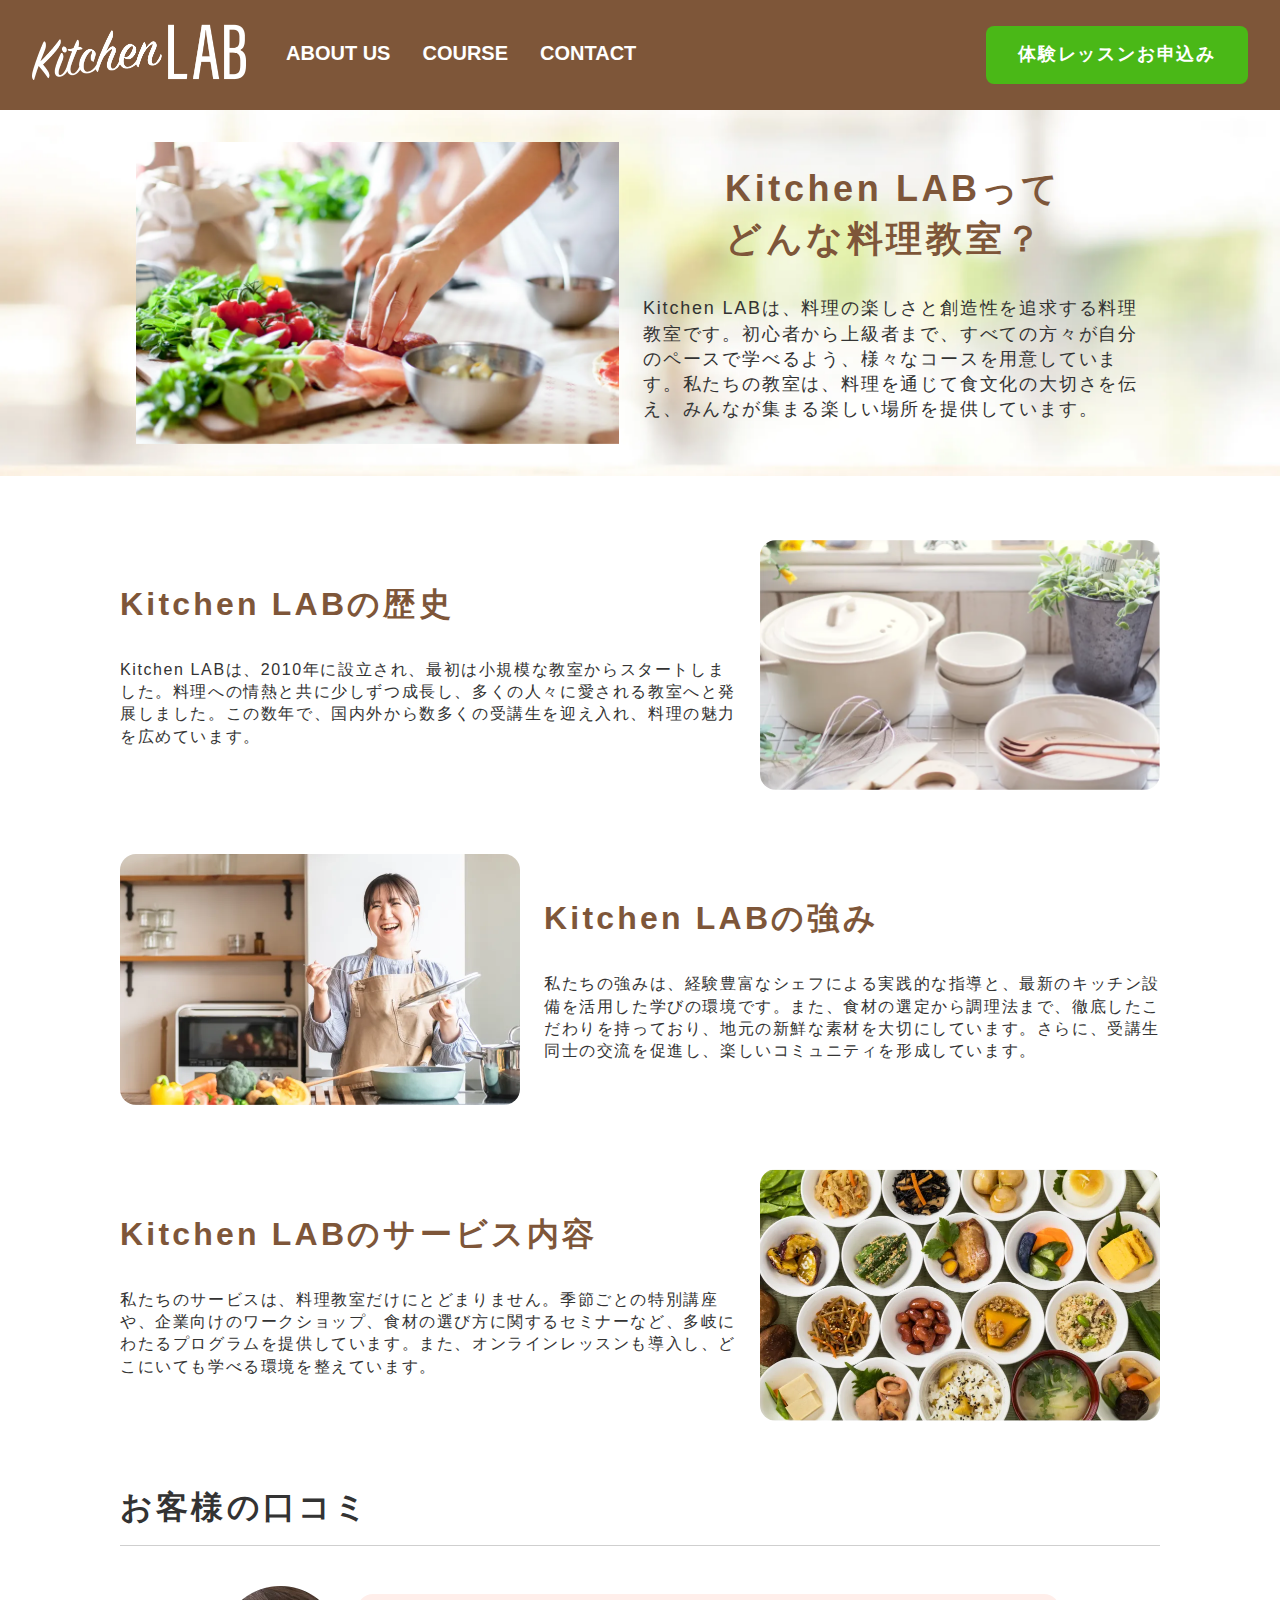
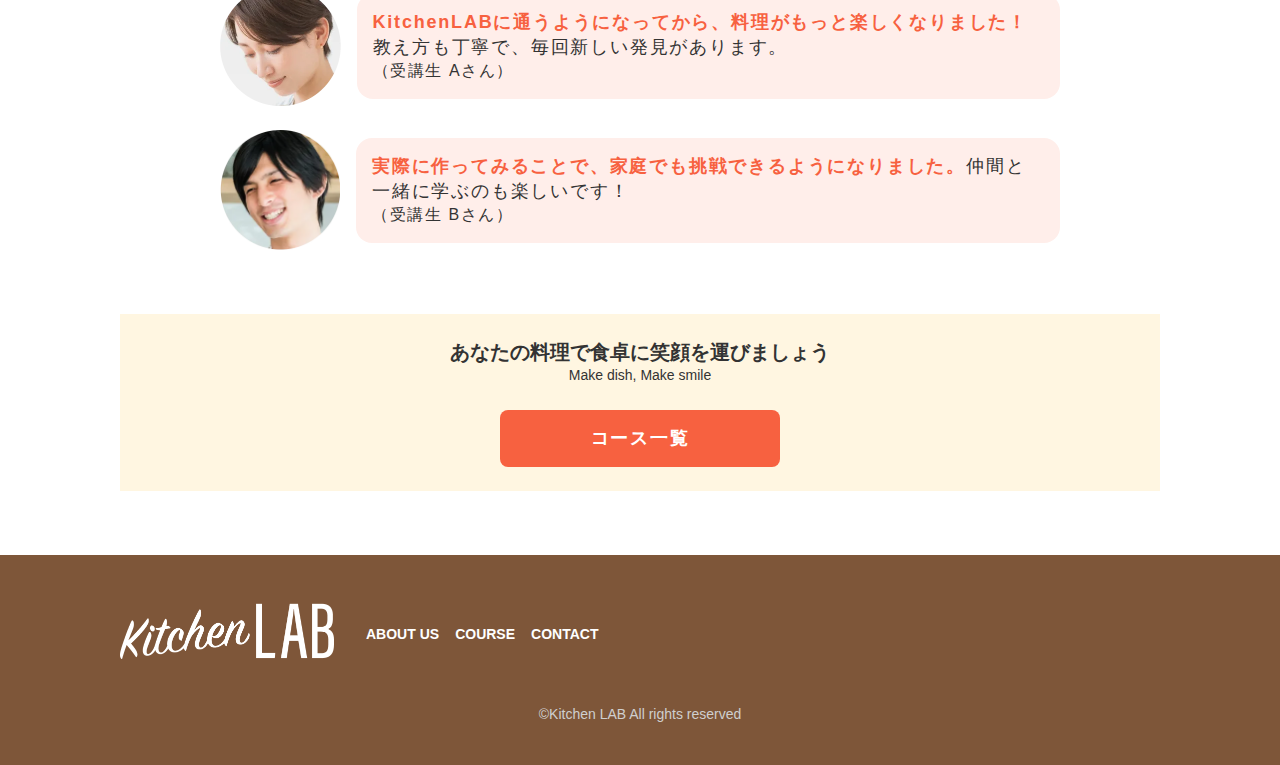
<file: about-us.html>
<!DOCTYPE html>
<html lang="ja">
  <head>
    <meta charset="UTF-8" />
    <meta name="viewport" content="width=device-width, initial-scale=1.0" />
    <title>私たちについて|Kitchen Lab</title>
    <link rel="stylesheet" href="reset.css" />
    <link rel="stylesheet" href="style.css" />
  </head>

  <body class="sub">
    <header>
      <div class="header-inner">
        <div class="header-menu">
          <a href="index.html">
            <img
              src="images/logo/logo_white.webp"
              alt="キッチンラボ"
              class="header-logo"
          /></a>
          <nav class="header-nav">
            <ul class="header-nav-list">
              <li>
                <a href="about-us.html" class="header-nav-text">ABOUT US</a>
              </li>
              <li><a href="course.html" class="header-nav-text">COURSE</a></li>
              <li>
                <a href="contact.html" class="header-nav-text">CONTACT</a>
              </li>
            </ul>
          </nav>
        </div>
        <a href="https://lin.ee/8rYRCmu" class="header-button">
          体験レッスンお申込み
        </a>
        <div class="hamburger-menu">
          <svg
            width="32"
            height="32"
            viewBox="0 0 32 32"
            fill="none"
            xmlns="http://www.w3.org/2000/svg"
            id="MenuIcon"
          >
            <g id="OpenIcon">
              <rect class="hm-line" x="4" y="8" width="24" height="3" />
              <rect class="hm-line" x="4" y="15" width="24" height="3" />
              <rect class="hm-line" x="4" y="22" width="24" height="3" />
            </g>
            <g style="display: none" id="CloseIcon">
              <rect
                class="hm-line"
                x="8.67"
                y="6.67"
                width="24"
                height="3"
                transform="rotate(45 8.67 6.67)"
                fill="#fff"
              />
              <rect
                class="hm-line"
                x="6.67"
                y="23.67"
                width="24"
                height="3"
                transform="rotate(-45 6.67 23.67)"
                fill="#fff"
              />
            </g>
          </svg>
        </div>
      </div>
      <div class="sp-nav">
        <nav class="sp-nav-menu">
          <ul class="sp-nav-list">
            <li>
              <a href="about-us.html" class="header-nav-text">ABOUT US</a>
            </li>
            <li><a href="course.html" class="header-nav-text">COURSE</a></li>
            <li><a href="contact.html" class="header-nav-text">CONTACT</a></li>
          </ul>
        </nav>

        <div class="sp-nav-btn">
          <a href="https://lin.ee/8rYRCmu" class="button-link line-link">
            <span>公式LINEから</span>体験レッスンお申込み
          </a>
          <a
            href="kitchen_lab.pdf"
            download="Kitchen Lab紹介資料.pdf"
            class="button-link information-link"
          >
            資料ダウンロード
          </a>
        </div>
      </div>
    </header>
    <main>
      <section class="about-mv">
        <div class="about-mv-inner">
          <div class="about-mv-content">
            <h1 class="about-mv-title">
              Kitchen LABって<br />どんな料理教室？
            </h1>
            <p>
              Kitchen
              LABは、料理の楽しさと創造性を追求する料理教室です。初心者から上級者まで、すべての方々が自分のペースで学べるよう、様々なコースを用意しています。私たちの教室は、料理を通じて食文化の大切さを伝え、みんなが集まる楽しい場所を提供しています。
            </p>
          </div>
          <img
            src="images/about/img_about01.webp"
            alt="料理教室でまな板の上でお肉を切っている写真"
          />
        </div>
      </section>

      <section class="about-content-inner">
        <div class="about-section container">
          <div class="about-history-content">
            <h2 class="about-content-title">Kitchen LABの歴史</h2>
            <p class="about-content-text">
              Kitchen
              LABは、2010年に設立され、最初は小規模な教室からスタートしました。料理への情熱と共に少しずつ成長し、多くの人々に愛される教室へと発展しました。この数年で、国内外から数多くの受講生を迎え入れ、料理の魅力を広めています。
            </p>
          </div>
          <img
            src="images/about/img_about02.webp"
            alt="鍋や食器や調理器具が並んでいる写真"
          />
        </div>
        <div class="about-section about-section-reverse container">
          <div class="about-value-content">
            <h2 class="about-content-title">Kitchen LABの強み</h2>
            <p class="about-content-text">
              私たちの強みは、経験豊富なシェフによる実践的な指導と、最新のキッチン設備を活用した学びの環境です。また、食材の選定から調理法まで、徹底したこだわりを持っており、地元の新鮮な素材を大切にしています。さらに、受講生同士の交流を促進し、楽しいコミュニティを形成しています。
            </p>
          </div>
          <img
            src="images/about/img_about03.webp"
            alt="女性が味見して喜んでいる写真"
          />
        </div>
        <div class="about-section container">
          <div class="about-service-content">
            <h2 class="about-content-title">Kitchen LABのサービス内容</h2>
            <p class="about-content-text">
              私たちのサービスは、料理教室だけにとどまりません。季節ごとの特別講座や、企業向けのワークショップ、食材の選び方に関するセミナーなど、多岐にわたるプログラムを提供しています。また、オンラインレッスンも導入し、どこにいても学べる環境を整えています。
            </p>
          </div>
          <img
            src="images/about/img_about04.webp"
            alt="小鉢に盛り付けられた複数の家庭料理の写真"
          />
        </div>
      </section>
      <section class="about-review-inner container">
        <h2 class="about-review-title">お客様の口コミ</h2>
        <div class="about-review-content-wrap">
          <div class="about-review-content">
            <img
              src="images/about/img_kuchikomi01.webp"
              alt="受講生Aさん女性の下を向き微笑んでいる顔の写真"
              class="about-review-img"
            />
            <div class="about-review-wrap">
              <p class="about-review-text">
                <span
                  >KitchenLABに通うようになってから、料理がもっと楽しくなりました！</span
                >教え方も丁寧で、毎回新しい発見があります。
              </p>
              <p class="about-review-name">（受講生 Aさん）</p>
            </div>
          </div>
          <div class="about-review-content">
            <img
              src="images/about/img_kuchikomi02.webp"
              alt="受講生Ｂさん男性の笑顔の顔写真"
              class="about-review-img"
            />
            <div class="about-review-wrap">
              <p class="about-review-text">
                <span
                  >実際に作ってみることで、家庭でも挑戦できるようになりました。</span
                >仲間と一緒に学ぶのも楽しいです！
              </p>
              <p class="about-review-name">（受講生 Bさん）</p>
            </div>
          </div>
        </div>
      </section>

      <section class="common-apply">
        <div class="common-apply-inner">
          <div class="common-apply-messages">
            <p>
              あなたの料理で食卓に<br
                class="messages-br-sp"
              />笑顔を運びましょう
            </p>
            <p>Make dish, Make smile</p>
          </div>
          <div class="cta-button">
            <a
              href="course.html"
              class="button-link information-link about-cta-btn"
              >コース一覧</a
            >
          </div>
        </div>
      </section>
    </main>
    <footer>
      <div class="footer-menu container">
        <a href="index.html">
          <img
            src="images/logo/logo_white.webp"
            alt="キッチンラボのロゴ"
            class="footer-logo"
        /></a>
        <nav class="footer-nav">
          <ul class="footer-nav-list">
            <li>
              <a href="about-us.html" class="footer-nav-text">ABOUT US</a>
            </li>
            <li><a href="course.html" class="footer-nav-text">COURSE</a></li>
            <li><a href="contact.html" class="footer-nav-text">CONTACT</a></li>
          </ul>
        </nav>
      </div>
      <p class="copy">&copy;Kitchen LAB All rights reserved</p>
    </footer>
    <script
      src="https://code.jquery.com/jquery-3.7.0.min.js"
      integrity="sha256-2Pmvv0kuTBOenSvLm6bvfBSSHrUJ+3A7x6P5Ebd07/g="
      crossorigin="anonymous"
    ></script>
    <script src="menu.js"></script>
  </body>
</html>
</file>
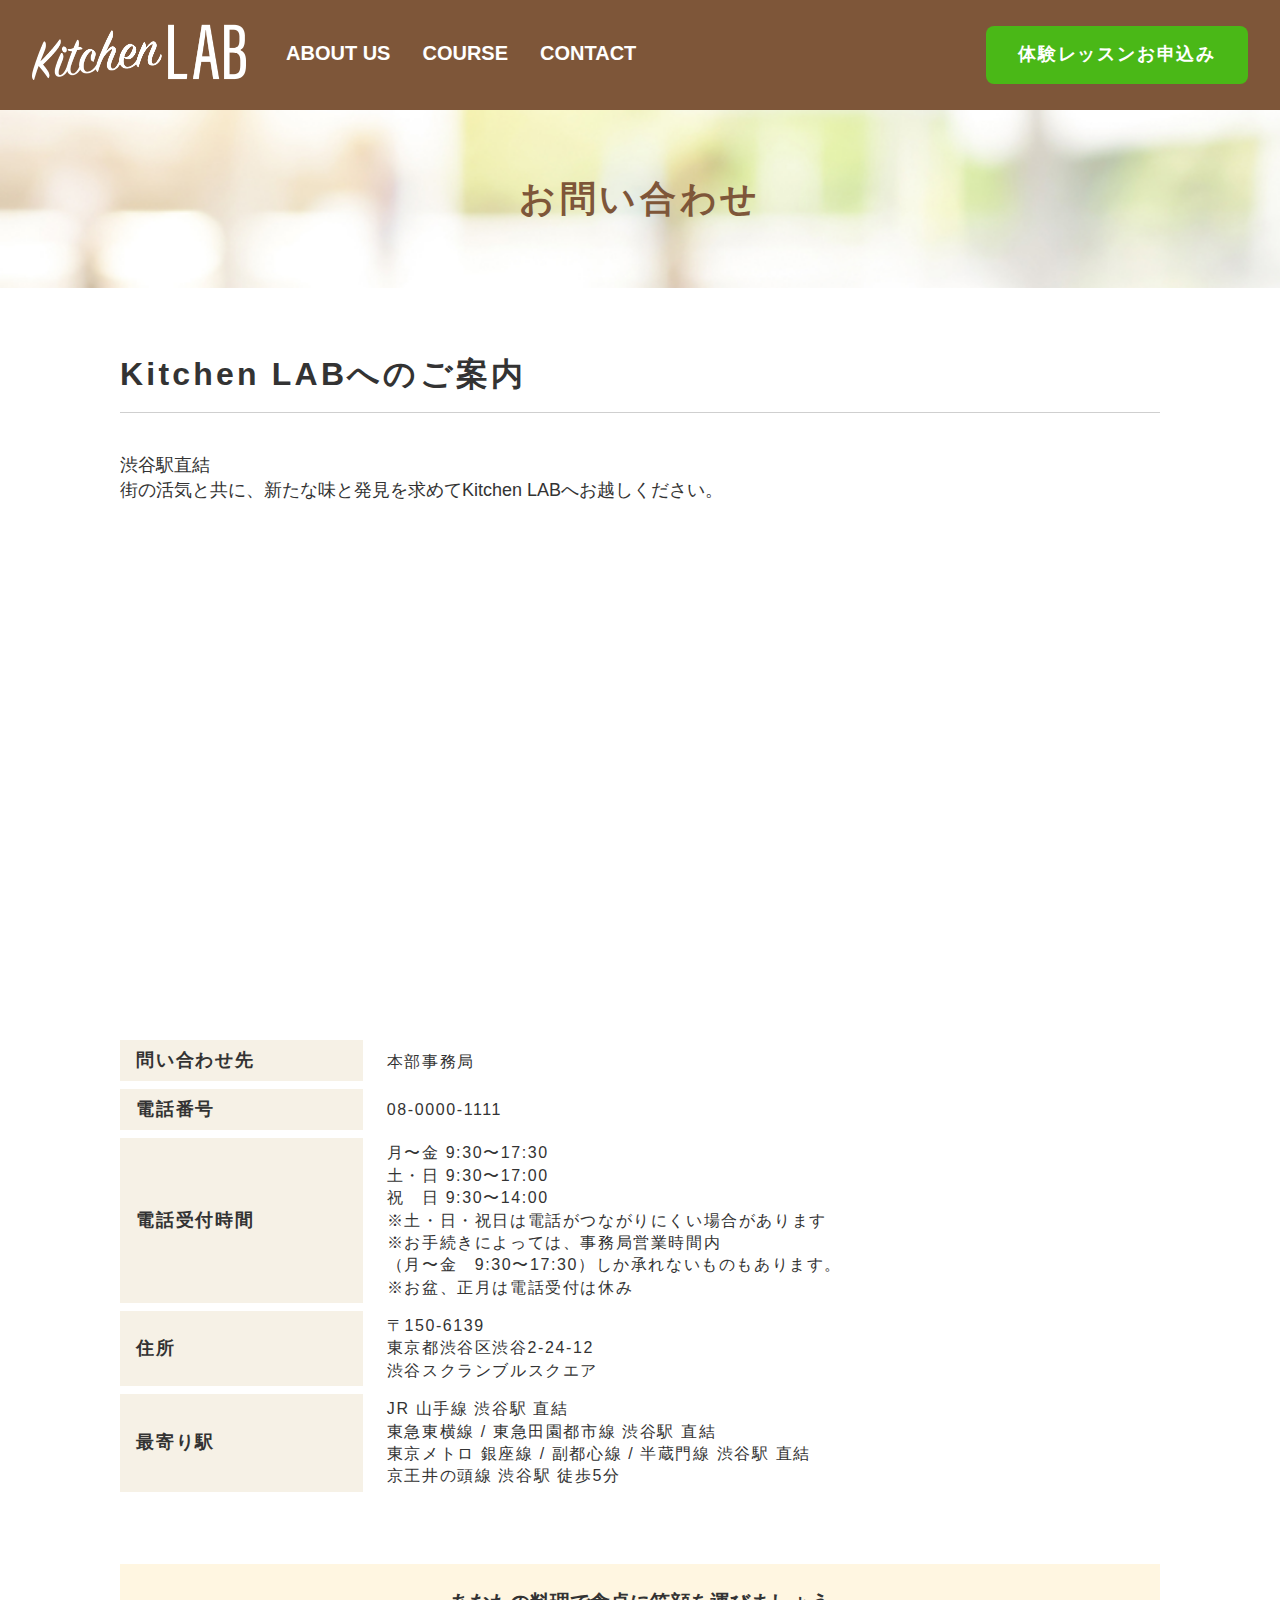
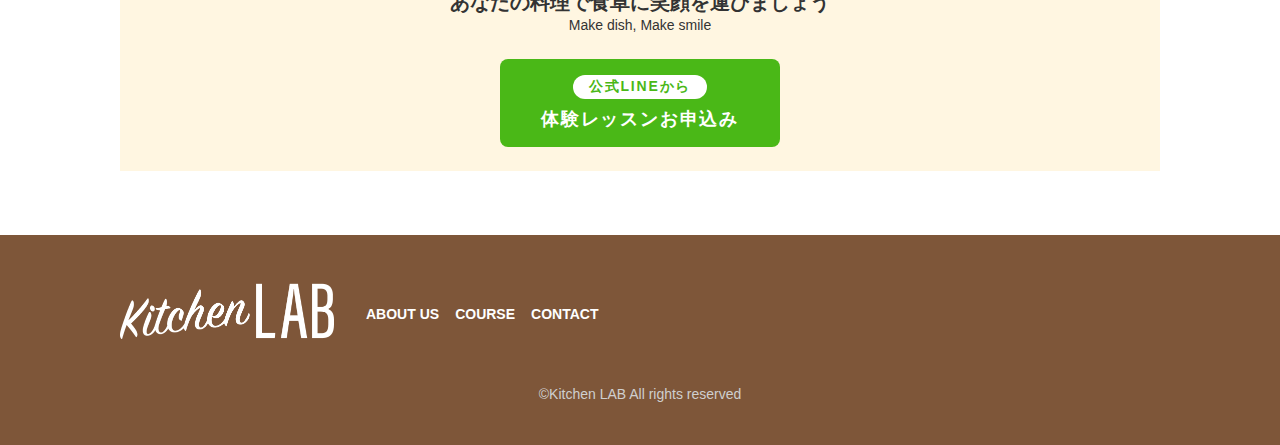
<file: contact.html>
<!DOCTYPE html>
<html lang="ja">
  <head>
    <meta charset="UTF-8" />
    <meta name="viewport" content="width=device-width, initial-scale=1.0" />
    <title>ご案内|Kitchen Lab</title>
    <link rel="stylesheet" href="reset.css" />
    <link rel="stylesheet" href="style.css" />
  </head>

  <body class="sub">
    <header>
      <div class="header-inner">
        <div class="header-menu">
          <a href="index.html">
            <img
              src="images/logo/logo_white.webp"
              alt="キッチンラボのロゴ"
              class="header-logo"
          /></a>
          <nav class="header-nav">
            <ul class="header-nav-list">
              <li>
                <a href="about-us.html" class="header-nav-text">ABOUT US</a>
              </li>
              <li>
                <a href="course.html" class="header-nav-text">COURSE</a>
              </li>
              <li>
                <a href="contact.html" class="header-nav-text">CONTACT</a>
              </li>
            </ul>
          </nav>
        </div>
        <a href="https://lin.ee/8rYRCmu" class="header-button">
          体験レッスンお申込み
        </a>
        <div class="hamburger-menu">
          <svg
            width="32"
            height="32"
            viewBox="0 0 32 32"
            fill="none"
            xmlns="http://www.w3.org/2000/svg"
            id="MenuIcon"
          >
            <g id="OpenIcon">
              <rect class="hm-line" x="4" y="8" width="24" height="3" />
              <rect class="hm-line" x="4" y="15" width="24" height="3" />
              <rect class="hm-line" x="4" y="22" width="24" height="3" />
            </g>
            <g style="display: none" id="CloseIcon">
              <rect
                class="hm-line"
                x="8.67"
                y="6.67"
                width="24"
                height="3"
                transform="rotate(45 8.67 6.67)"
                fill="#fff"
              />
              <rect
                class="hm-line"
                x="6.67"
                y="23.67"
                width="24"
                height="3"
                transform="rotate(-45 6.67 23.67)"
                fill="#fff"
              />
            </g>
          </svg>
        </div>
      </div>
      <div class="sp-nav">
        <nav class="sp-nav-menu">
          <ul class="sp-nav-list">
            <li>
              <a href="about-us.html" class="header-nav-text">ABOUT US</a>
            </li>
            <li><a href="course.html" class="header-nav-text">COURSE</a></li>
            <li><a href="contact.html" class="header-nav-text">CONTACT</a></li>
          </ul>
        </nav>

        <div class="sp-nav-btn">
          <a href="https://lin.ee/8rYRCmu" class="button-link line-link">
            <span>公式LINEから</span>体験レッスンお申込み
          </a>
          <a
            href="kitchen_lab.pdf"
            download="Kitchen Lab紹介資料.pdf"
            class="button-link information-link"
          >
            資料ダウンロード
          </a>
        </div>
      </div>
    </header>

    <main>
      <div class="page-title">
        <h1>お問い合わせ</h1>
      </div>
      <section class="contact-info container">
        <h2 class="content-title-under-line">
          Kitchen LABへの<br class="br-sp" />ご案内
        </h2>
        <p>
          渋谷駅直結<br />街の活気と共に、新たな味と発見を求めてKitchen
          LABへお越しください。
        </p>
        <div class="contact-info-map">
          <iframe
            title="Kitchen LABの地図"
            src="https://www.google.com/maps/embed?pb=!1m18!1m12!1m3!1d3241.618205964837!2d139.6980776!3d35.661777099999995!2m3!1f0!2f0!3f0!3m2!1i1024!2i768!4f13.1!3m3!1m2!1s0x60188b4805acc25f%3A0x394ca58248616e68!2z44OL44Ol44O85riL6LC344Kz44O844Od44Op44K5!5e0!3m2!1sja!2sjp!4v1751250669313!5m2!1sja!2sjp"
            style="border: 0"
            allowfullscreen=""
            loading="lazy"
            referrerpolicy="no-referrer-when-downgrade"
          ></iframe>
        </div>
      </section>

      <section class="company-info container">
        <table class="company-table">
          <tr>
            <th class="info-label">問い合わせ先</th>
            <td class="info-detail">本部事務局</td>
          </tr>

          <tr>
            <th class="info-label">電話番号</th>
            <td class="info-detail">08-0000-1111</td>
          </tr>

          <tr>
            <th class="info-label">電話受付時間</th>
            <td class="info-detail">
              <span>
                月〜金 9:30〜17:30<br />
                土・日 9:30〜17:00<br />
                祝　日 9:30〜14:00<br />
              </span>
              ※土・日・祝日は電話がつながりにくい場合があります<br />
              ※お手続きによっては、事務局営業時間内<br />（月〜金　9:30〜17:30）しか承れないものもあります。<br />
              ※お盆、正月は電話受付は休み
            </td>
          </tr>

          <tr>
            <th class="info-label">住所</th>
            <td class="info-detail">
              〒150-6139<br />東京都渋谷区渋谷<br
                class="br-sp"
              />2-24-12<br />渋谷スクランブルスクエア
            </td>
          </tr>

          <tr>
            <th class="info-label">最寄り駅</th>
            <td class="info-detail">
              <span>JR 山手線 渋谷駅 直結</span><br />
              東急東横線 / 東急田園都市線 渋谷駅 直結<br />
              東京メトロ 銀座線 / 副都心線 / 半蔵門線 渋谷駅 直結<br />
              京王井の頭線 渋谷駅 徒歩5分
            </td>
          </tr>
        </table>
      </section>
      <section class="common-apply">
        <div class="common-apply-inner">
          <div class="common-apply-messages">
            <p>
              あなたの料理で食卓に<br
                class="messages-br-sp"
              />笑顔を運びましょう
            </p>
            <p>Make dish, Make smile</p>
          </div>
          <a
            href="https://lin.ee/8rYRCmu"
            class="button-link line-link contact-cta-btn"
          >
            <span>公式LINEから</span>体験レッスンお申込み
          </a>
        </div>
      </section>
    </main>

    <footer>
      <div class="footer-menu container">
        <a href="index.html">
          <img
            src="images/logo/logo_white.webp"
            alt="キッチンラボのロゴ"
            class="footer-logo"
        /></a>
        <nav class="footer-nav">
          <ul class="footer-nav-list">
            <li>
              <a href="about-us.html" class="footer-nav-text">ABOUT US</a>
            </li>
            <li><a href="course.html" class="footer-nav-text">COURSE</a></li>
            <li><a href="contact.html" class="footer-nav-text">CONTACT</a></li>
          </ul>
        </nav>
      </div>
      <p class="copy">&copy;Kitchen LAB All rights reserved</p>
    </footer>
    <script
      src="https://code.jquery.com/jquery-3.7.0.min.js"
      integrity="sha256-2Pmvv0kuTBOenSvLm6bvfBSSHrUJ+3A7x6P5Ebd07/g="
      crossorigin="anonymous"
    ></script>
    <script src="menu.js"></script>
  </body>
</html>
</file>
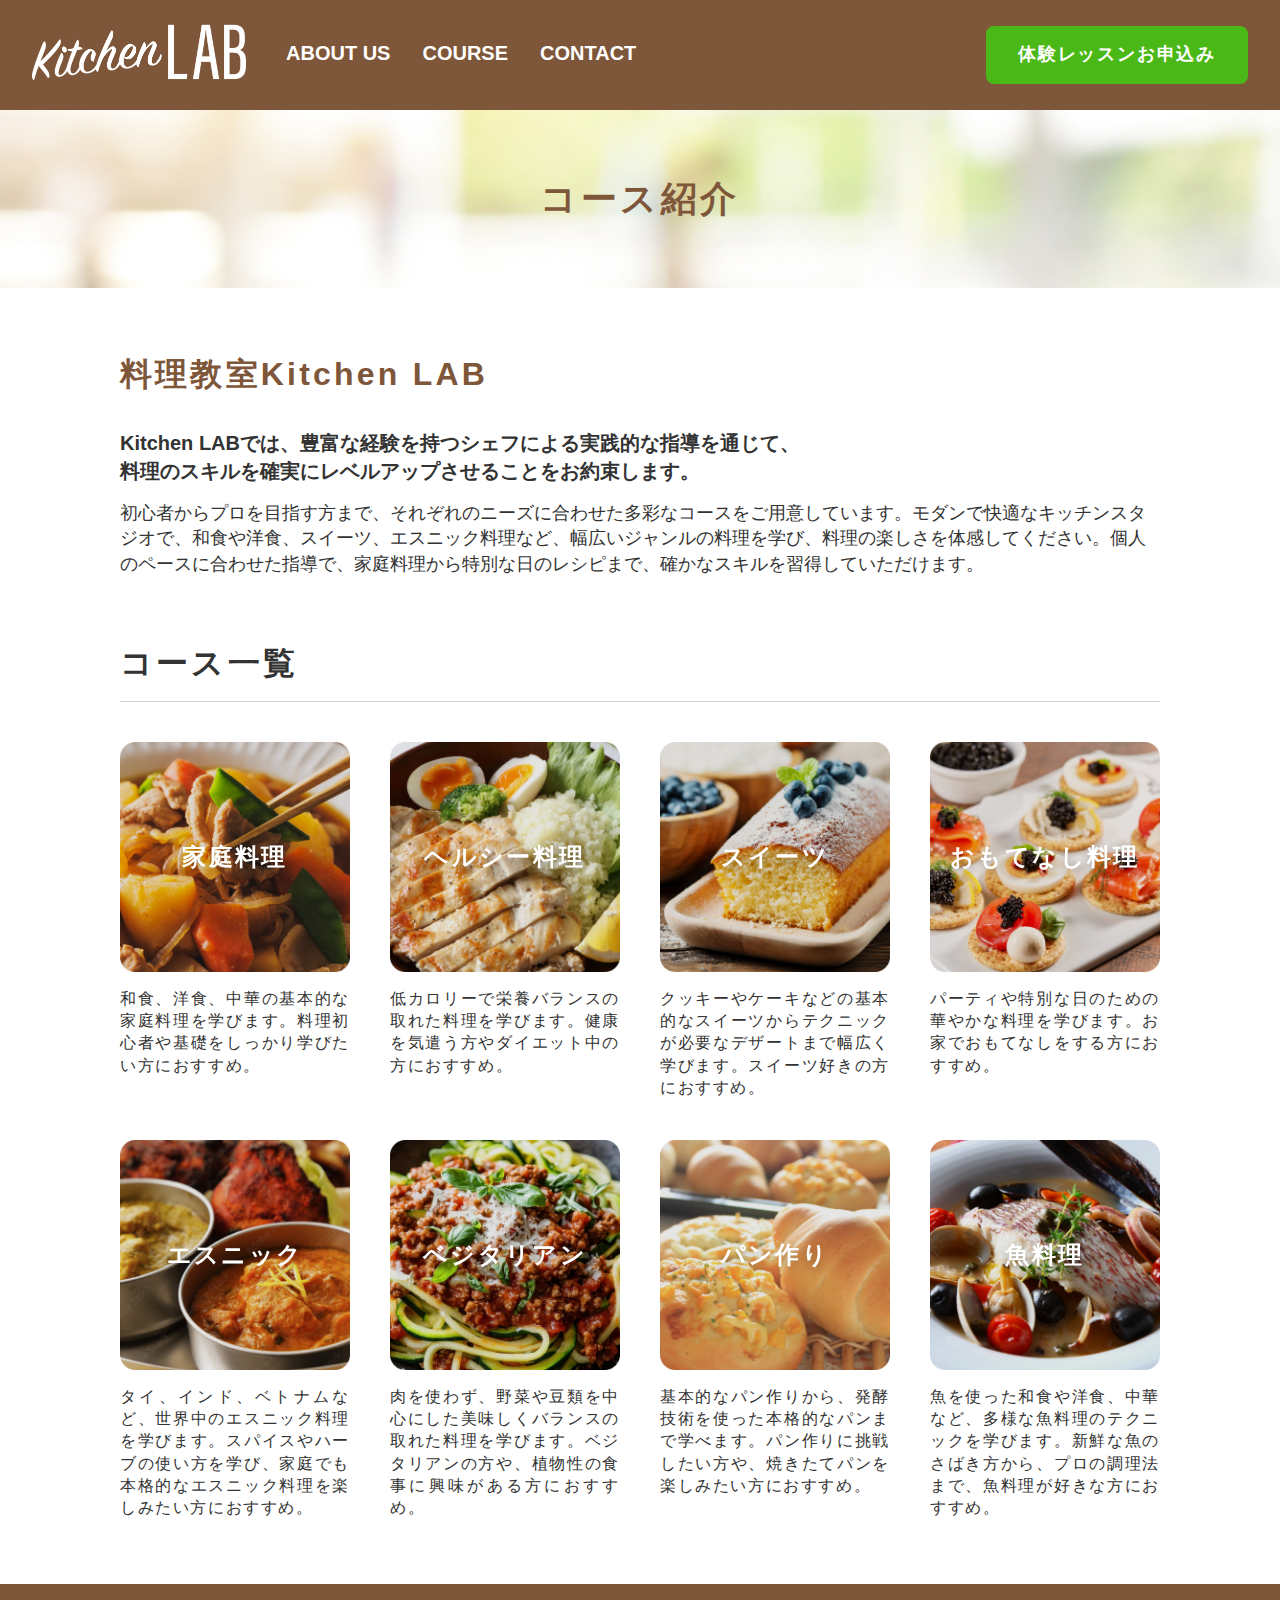
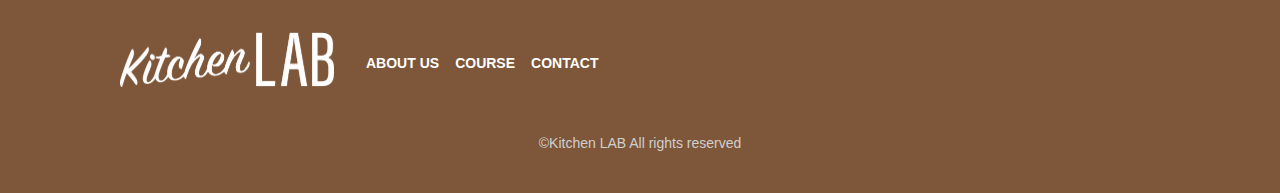
<file: course.html>
<!DOCTYPE html>
<html lang="ja">
  <head>
    <meta charset="UTF-8" />
    <meta name="viewport" content="width=device-width, initial-scale=1.0" />
    <title>コース紹介|Kitchen Lab</title>
    <link rel="stylesheet" href="reset.css" />
    <link rel="stylesheet" href="style.css" />
  </head>

  <body class="sub">
    <header>
      <div class="header-inner">
        <div class="header-menu">
          <a href="index.html">
            <img
              src="images/logo/logo_white.webp"
              alt="キッチンラボのロゴ"
              class="header-logo"
          /></a>
          <nav class="header-nav">
            <ul class="header-nav-list">
              <li>
                <a href="about-us.html" class="header-nav-text">ABOUT US</a>
              </li>
              <li><a href="course.html" class="header-nav-text">COURSE</a></li>
              <li>
                <a href="contact.html" class="header-nav-text">CONTACT</a>
              </li>
            </ul>
          </nav>
        </div>
        <a href="https://lin.ee/8rYRCmu" class="header-button">
          体験レッスンお申込み
        </a>
        <div class="hamburger-menu">
          <svg
            width="32"
            height="32"
            viewBox="0 0 32 32"
            fill="none"
            xmlns="http://www.w3.org/2000/svg"
            id="MenuIcon"
          >
            <g id="OpenIcon">
              <rect class="hm-line" x="4" y="8" width="24" height="3" />
              <rect class="hm-line" x="4" y="15" width="24" height="3" />
              <rect class="hm-line" x="4" y="22" width="24" height="3" />
            </g>
            <g style="display: none" id="CloseIcon">
              <rect
                class="hm-line"
                x="8.67"
                y="6.67"
                width="24"
                height="3"
                transform="rotate(45 8.67 6.67)"
                fill="#fff"
              />
              <rect
                class="hm-line"
                x="6.67"
                y="23.67"
                width="24"
                height="3"
                transform="rotate(-45 6.67 23.67)"
                fill="#fff"
              />
            </g>
          </svg>
        </div>
      </div>
      <div class="sp-nav">
        <nav class="sp-nav-menu">
          <ul class="sp-nav-list">
            <li>
              <a href="about-us.html" class="header-nav-text">ABOUT US</a>
            </li>
            <li><a href="course.html" class="header-nav-text">COURSE</a></li>
            <li><a href="contact.html" class="header-nav-text">CONTACT</a></li>
          </ul>
        </nav>

        <div class="sp-nav-btn">
          <a href="https://lin.ee/8rYRCmu" class="button-link line-link">
            <span>公式LINEから</span>体験レッスンお申込み
          </a>
          <a
            href="kitchen_lab.pdf"
            download="Kitchen Lab紹介資料.pdf"
            class="button-link information-link"
          >
            資料ダウンロード
          </a>
        </div>
      </div>
    </header>

    <main>
      <div class="page-title">
        <h1>コース紹介</h1>
      </div>
      <section class="course-introduction container">
        <h2>料理教室Kitchen LAB</h2>
        <p class="course-introduction-lead">
          Kitchen LABでは、豊富な経験を持つシェフによる実践的な指導を通じて、<br />料理のスキルを確実にレベルアップさせることをお約束します。
        </p>
        <p class="course-introduction-text">
          初心者からプロを目指す方まで、それぞれのニーズに合わせた多彩なコースをご用意しています。モダンで快適なキッチンスタジオで、和食や洋食、スイーツ、エスニック料理など、幅広いジャンルの料理を学び、料理の楽しさを体感してください。個人のペースに合わせた指導で、家庭料理から特別な日のレシピまで、確かなスキルを習得していただけます。
        </p>
      </section>
      <section class="courses-wrap container">
        <h2 class="content-title-under-line">コース一覧</h2>
        <div class="courses">
          <div class="course">
            <div class="name course1">
              <div>家庭料理</div>
            </div>
            <p>
              和食、洋食、中華の基本的な家庭料理を学びます。料理初心者や基礎をしっかり学びたい方におすすめ。
            </p>
          </div>
          <div class="course">
            <div class="name course2">
              <div>ヘルシー料理</div>
            </div>
            <p>
              低カロリーで栄養バランスの取れた料理を学びます。健康を気遣う方やダイエット中の方におすすめ。
            </p>
          </div>
          <div class="course">
            <div class="name course3">
              <div>スイーツ</div>
            </div>
            <p>
              クッキーやケーキなどの基本的なスイーツからテクニックが必要なデザートまで幅広く学びます。スイーツ好きの方におすすめ。
            </p>
          </div>
          <div class="course">
            <div class="name course4">
              <div>おもてなし料理</div>
            </div>
            <p>
              パーティや特別な日のための華やかな料理を学びます。お家でおもてなしをする方におすすめ。
            </p>
          </div>
          <div class="course">
            <div class="name course5">
              <div>エスニック</div>
            </div>
            <p>
              タイ、インド、ベトナムなど、世界中のエスニック料理を学びます。スパイスやハーブの使い方を学び、家庭でも本格的なエスニック料理を楽しみたい方におすすめ。
            </p>
          </div>
          <div class="course">
            <div class="name course6">
              <div>ベジタリアン</div>
            </div>
            <p>
              肉を使わず、野菜や豆類を中心にした美味しくバランスの取れた料理を学びます。ベジタリアンの方や、植物性の食事に興味がある方におすすめ。
            </p>
          </div>
          <div class="course">
            <div class="name course7">
              <div>パン作り</div>
            </div>
            <p>
              基本的なパン作りから、発酵技術を使った本格的なパンまで学べます。パン作りに挑戦したい方や、焼きたてパンを楽しみたい方におすすめ。
            </p>
          </div>
          <div class="course">
            <div class="name course8">
              <div>魚料理</div>
            </div>
            <p>
              魚を使った和食や洋食、中華など、多様な魚料理のテクニックを学びます。新鮮な魚のさばき方から、プロの調理法まで、魚料理が好きな方におすすめ。
            </p>
          </div>
        </div>
      </section>
    </main>
    <footer>
      <div class="footer-menu container">
        <a href="index.html">
          <img
            src="images/logo/logo_white.webp"
            alt="キッチンラボのロゴ"
            class="footer-logo"
        /></a>
        <nav class="footer-nav">
          <ul class="footer-nav-list">
            <li>
              <a href="about-us.html" class="footer-nav-text">ABOUT US</a>
            </li>
            <li><a href="course.html" class="footer-nav-text">COURSE</a></li>
            <li><a href="contact.html" class="footer-nav-text">CONTACT</a></li>
          </ul>
        </nav>
      </div>
      <p class="copy">&copy;Kitchen LAB All rights reserved</p>
    </footer>
    <script
      src="https://code.jquery.com/jquery-3.7.0.min.js"
      integrity="sha256-2Pmvv0kuTBOenSvLm6bvfBSSHrUJ+3A7x6P5Ebd07/g="
      crossorigin="anonymous"
    ></script>
    <script src="menu.js"></script>
  </body>
</html>
</file>
<file: style.css>
@charset "UTF-8";
/*　ボディー　*/

body {
  font-family: "Hiragino Kaku Gothic ProN", Meiryo, sans-serif;
  line-height: 1.4;
  letter-spacing: 0;
  color: #333333;
  font-weight: normal;
  background-color: #fff;
}

/*　共通 　*/

.container {
  max-inline-size: 1072px;
  padding-inline: 16px;
  margin-inline: auto;
}

/* ボタン　コンポーネント　*/

.button-link {
  width: 280px;
  height: 88px;
  border-radius: 8px;
  color: #fff;
  font-size: 18px;
  font-weight: bold;
  letter-spacing: 0.1em;
  display: flex;
  flex-direction: column;
  justify-content: center;
  align-items: center;
  margin-inline: auto;
}

/*　体験レッスン　グリーン　*/

.line-link {
  background-color: #4ab817;
  display: flex;
  flex-direction: column;
  align-items: center;
  gap: 8px;
}

.line-link span {
  background-color: #fff;
  border-radius: 16px;
  color: #4ab817;
  font-size: 14px;
  font-weight: bold;
  padding-block: 2px;
  padding-inline: 16px;
}

/*　資料ダウンロード　オレンジ　*/

.information-link {
  background-color: #f76140;
}

/* ----------------------------------------------------------
  ヘッダー
---------------------------------------------------------- */

header {
  max-inline-size: 100%;
  position: sticky;
  top: 0;
  z-index: 200;
}

.top header {
  background-color: #e9d7c5;
}

.sub header {
  background-color: #7e5639;
}

.header-inner {
  display: flex;
  justify-content: space-between;
  align-items: center;
  padding-block: 24px;
  padding-inline: 32px;
}

.header-menu {
  display: flex;
  justify-content: space-between;
  align-items: center;
}

.header-logo {
  width: 214px;
}

.header-nav {
  padding-inline-start: 40px;
}

.header-nav-list {
  display: flex;
  gap: 32px;
}

.header-nav-text {
  color: #fff;
  font-size: 20px;
  font-weight: bold;
  line-height: 1;
}

.top .header-nav-text {
  color: #333333;
}

.sub .header-nav-text {
  color: #fff;
}

.header-button {
  background-color: #4ab817;
  border-radius: 8px;
  color: #fff;
  font-size: 18px;
  font-weight: bold;
  letter-spacing: 0.1em;
  padding-block: 16px;
  padding-inline: 32px;
}

@media screen and (max-width: 959px) {
  .header-inner {
    padding-inline: 24px;
  }

  .header-nav {
    display: none;
  }
  .header-button {
    display: none;
  }
}

@media screen and (max-width: 479px) {
  .header-logo {
    width: 160px;
  }
}

/* ----------------------------------------------------------
  ハンバーガーメニュー
---------------------------------------------------------- */

.hamburger-menu {
  display: none;
}

@media screen and (max-width: 959px) {
  .hamburger-menu {
    display: block;
    position: absolute;
    right: 24px;
    z-index: 100;
  }
  .top .hm-line {
    fill: #5f6368;
  }

  .sub .hm-line {
    fill: #fff;
  }
}

/* ----------------------------------------------------------
  SPナビ
---------------------------------------------------------- */

.sp-nav {
  display: none;
  flex-direction: column;
  justify-content: center;
  align-items: center;
}
.sp-nav.show {
  display: flex;
}

@media screen and (max-width: 959px) {
  .sp-nav {
    padding-block: 40px;
    padding-inline: auto;
  }

  .sp-nav-list li {
    text-align: center;
    margin-inline: auto;
    padding-block-end: 32px;
  }

  .sp-nav-btn {
    display: flex;
    flex-direction: column;
    align-items: center;
    gap: 32px;
  }
}

/* ----------------------------------------------------------
  メイン　MV
---------------------------------------------------------- */

.mv {
  background-image: url("images/top/mv.jpg");
  background-size: cover;
  background-position: center;
  padding-block: 64px;
  padding-inline: 16px;
  inline-size: 100%;
  display: flex;
  flex-direction: column;
  align-items: center;
  gap: 20px;
  position: relative;
  margin-block-end: 64px;
}

.mv h2 {
  color: #fff;
  font-size: 56px;
  font-weight: bold;
  letter-spacing: 0.2em;
  filter: drop-shadow(0px 4px 4px #000000);
}

.mv p {
  color: #fff;
  font-size: 24px;
  font-weight: bold;
  text-align: center;
  z-index: 100;
}

.mv::before {
  content: "";
  background-color: #000000;
  display: block;
  width: 100%;
  height: 100%;
  position: absolute;
  top: 0;
  left: 0;
  opacity: 0.3;
}

.mv object {
  z-index: 100;
}

@media screen and (max-width: 959px) {
  .mv h2 {
    font-size: 32px;
  }
  .mv p {
    font-size: 20px;
  }

  .mv {
    margin-block-end: 32px;
    padding-block: 120px;
    padding-inline: 16px;
  }
}

@media screen and (max-width: 767px) {
  .mv {
    background-image: url("images/top/mv_sp.jpg");
  }
}

.mv-button {
  display: flex;
  flex-wrap: wrap;
  gap: 20px;
  justify-content: center;
  z-index: 100;
}

/* タブレット対応　縦（768px未満） */
@media screen and (max-width: 767px) {
  .mv-button {
    flex-direction: column;
  }

  .line-link {
    margin-block: 0px;
  }
}

/* ----------------------------------------------------------
  メイン　おすすめコース
---------------------------------------------------------- */

.top-courses {
  margin-block-end: 64px;
}

.top-course-title {
  position: relative;
  font-size: 32px;
  font-weight: bold;
  letter-spacing: 0.1em;
  inline-size: 100%;
  padding-block-end: 16px;
  margin-block-end: 40px;
}
.top-course-title::after {
  content: "";
  position: absolute;
  bottom: 0;
  left: 0;
  right: 0;
  height: 1px;
  background-color: #cfcfcf;
}

@media screen and (max-width: 959px) {
  .top-course-title {
    font-size: 24px;
    text-align: center;
  }
}

/* コースセクション */

.t-course1 {
  background-image: url("images/top/course1.png");
}

.t-course2 {
  background-image: url("images/top/course2.png");
}

.t-course3 {
  background-image: url("images/top/course3.png");
}

.t-course4 {
  background-image: url("images/top/course4.png");
}

.top-name {
  width: 230px;
  height: 230px;
  background-size: cover;
  display: flex;
  align-items: center;
  justify-content: center;
  margin-bottom: 16px;
}

.top-name div {
  color: #fff;
  font-weight: bold;
  font-size: 24px;
  letter-spacing: 0.1em;
  text-align: center;
  filter: drop-shadow(0 4px 4px rgba(0, 0, 0, 0.25));
}

.top-courses-inner {
  display: flex;
  justify-content: space-between;
  flex-wrap: nowrap;
  margin-block-end: 20px;
}

.top-course {
  width: 230px;
}
.top-course p {
  font-size: 16px;
  font-weight: normal;
  letter-spacing: 0.1em;
  text-align: justify;
  margin: 0;
}

@media screen and (max-width: 959px) {
  .top-name {
    width: 240px;
    height: 240px;
  }

  .top-course {
    padding: 0;
  }

  .top-courses-inner {
    display: flex;
    flex-wrap: wrap;
    justify-content: center;
    padding-inline: 10%;
    gap: 36px 10%;
    margin-inline: auto;
  }
}

@media screen and (max-width: 767px) {
  .top-courses-inner {
    flex-direction: column;
    align-items: center;
    padding: 0;
  }
}

/* 詳しく見るボタン　*/

.more-link {
  text-align: right;
}

.more-btn {
  display: inline-block;
  padding: 10px 24px;
  background-color: #fff;
  color: #333;
  border: 2px solid #333;
  border-radius: 24px;
  font-size: 16px;
  text-decoration: none;
  transition: all 0.3s ease;
}

.more-btn:hover {
  background-color: #333;
  color: #fff;
}

@media screen and (max-width: 959px) {
  .more-link {
    text-align: center;
  }
}

/* ----------------------------------------------------------
  CTAセクション（体験レッスン誘導）
---------------------------------------------------------- */

.common-apply {
  max-inline-size: 1040px;
  background-color: #fff6e1;
  margin-inline: auto;
  margin-block-end: 64px;
  padding-inline: 16px;
}

.common-apply-inner {
  margin-inline: auto;
  display: flex;
  flex-direction: column;
  justify-content: center;
  align-items: center;
  padding-block: 24px;
}

.common-apply-messages {
  text-align: center;
  margin-block-end: 24px;
  gap: 8px;
}

.common-apply-messages p:first-child {
  font-size: 20px;
  font-weight: bold;
}

.common-apply-messages p:last-child {
  color: #333333;
  font-size: 14px;
}

.cta-button {
  display: flex;
  gap: 20px;
  justify-content: center;
  flex-wrap: wrap;
}

.messages-br-sp {
  display: none;
}
@media screen and (max-width: 479px) {
  .messages-br-sp {
    display: inline;
  }
}

@media screen and (max-width: 1072px) {
  .common-apply {
    margin-inline: 16px;
    margin-block-end: 32px;
  }
}

@media screen and (max-width: 340px) {
  .common-apply {
    padding-inline: 16px;
  }

  .cta-button {
    width: 240px;
    padding-inline: 20px;
  }
}

/* ----------------------------------------------------------
  フッター
---------------------------------------------------------- */

footer {
  max-inline-size: 100%;
}

.top footer {
  background-color: #e9d7c5;
}

.sub footer {
  background-color: #7e5639;
}

.footer-menu {
  display: flex;
  justify-content: flex-start;
  align-items: center;
  padding-block: 48px 40px;
}

.footer-logo {
  width: 214px;
}

.footer-nav {
  padding-inline-start: 32px;
}

.footer-nav-list {
  display: flex;
  justify-content: center;
  align-items: center;
  gap: 16px;
}

.footer-nav-text {
  font-size: 14px;
  font-weight: bold;
}

.top .footer-nav-text {
  color: #333333;
}

.sub .footer-nav-text {
  color: #fff;
}

.copy {
  color: #333333;
  font-size: 14px;
  text-align: center;
  padding-block-end: 40px;
}

.sub .copy {
  color: #cfcfcf;
}

@media screen and (max-width: 959px) {
  .footer-menu {
    inline-size: 100%;
    display: flex;
    flex-direction: column;
    justify-content: center;
    align-items: center;
    padding-block: 40px 32px;
    padding-inline: 0;
    margin-inline: auto;
    gap: 32px;
  }

  .footer-nav {
    padding-inline-start: 0;
  }

  .footer-nav-list {
    gap: 32px;
  }
  .footer-nav-text {
    font-size: 20px;
  }
}

@media screen and (max-width: 479px) {
  .footer-nav-list {
    flex-direction: column;
  }
}

/* ----------------------------------------------------------
  ABOUT USページ用スタイル
---------------------------------------------------------- */

/* メイン　MV　*/

.about-mv {
  background-image: url(images/bg/bg_about.webp);
  background-size: cover;
  background-position: center center;
  margin-block-end: 64px;
}

.about-mv img {
  width: 507px;
  padding-inline-end: 24px;
}

.about-mv-inner {
  max-inline-size: 1040px;
  display: flex;
  flex-direction: row-reverse;
  justify-content: center;
  align-items: center;
  padding-block: 32px;
  padding-inline: 16px;
  margin-block: 0;
  margin-inline: auto;
}

.about-mv-content {
  display: flex;
  flex-direction: column;
  align-items: center;
}

.about-mv-title {
  color: #7e5639;
  font-size: 36px;
  font-weight: bold;
  letter-spacing: 0.1em;
  margin-block-end: 32px;
}

.about-mv-content p {
  font-size: 18px;
  font-weight: normal;
  letter-spacing: 0.1em;
}

@media screen and (max-width: 959px) {
  .about-mv {
    margin-block-end: 32px;
  }

  .about-mv img {
    width: 704px;
    padding-inline-end: 0;
  }

  .about-mv-title {
    font-size: 32px;
    text-align: center;
    margin-block-end: 20px;
  }

  .about-mv-inner {
    display: flex;
    flex-direction: column;
    align-items: center;
    padding-inline: 0;
    margin-inline: 32px;
  }

  .about-mv-content p {
    margin-block-end: 20px;
  }
}

@media screen and (max-width: 767px) {
  .about-mv img {
    width: 311px;
    height: 318px;
    object-fit: cover;
    object-position: center top;
    display: block;
    margin-inline: auto;
    margin-block: 0 32px;
  }

  .about-mv-title {
    font-size: 28px;
  }
}

/*　ABOUT　US　メイン　*/

.about-content-inner img {
  width: 400px;
  border-radius: 16px;
}

.about-content-title {
  color: #7e5639;
  font-size: 32px;
  font-weight: bold;
  letter-spacing: 0.1em;
  padding-block-end: 32px;
}

.about-content-text {
  font-size: 16px;
  font-weight: normal;
  letter-spacing: 0.1em;
}

/* 写真+見出し+本文　並び */

.about-section {
  display: flex;
  justify-content: space-between;
  align-items: center;
  flex-direction: row;
  gap: 24px;
  margin-block: 0 64px;
}

.about-section-reverse {
  flex-direction: row-reverse;
}

@media screen and (max-width: 959px) {
  .about-section {
    max-inline-size: 100%;
    display: flex;
    justify-content: center;
    align-items: center;
    flex-direction: column;
    margin-inline: auto;
    margin-block-end: 32px;
  }
  .about-content-inner {
    margin-block-end: 64px;
  }
  .about-content-inner img {
    width: 343px;
  }

  .about-content-title {
    font-size: 24px;
    padding-block-end: 24px;
  }
}

/*　クチコミ　review　*/

.about-review-inner {
  margin-block-end: 64px;
}

.about-review-title {
  font-size: 32px;
  font-weight: bold;
  letter-spacing: 0.1em;
  text-align: start;
  border-bottom: 1px solid #cfcfcf;
  padding-block-end: 16px;
  margin-block-end: 40px;
}

.about-review-img {
  block-size: 120px;
}

.about-review-content-wrap {
  max-inline-size: 840px;
  margin-inline: auto;
}

.about-review-content {
  display: flex;
  justify-content: center;
  align-items: center;
  gap: 16px;
}

.about-review-content + .about-review-content {
  margin-block-start: 24px;
}

.about-review-wrap {
  background-color: #ffeeea;
  border-radius: 16px;
  padding-block: 16px;
  padding-inline: 16px;
}

.about-review-text span {
  color: #f76140;
  font-size: 18px;
  font-weight: bold;
  letter-spacing: 0.1em;
}

.about-review-text {
  font-size: 18px;
  font-weight: normal;
  letter-spacing: 0.1em;
}

.about-review-name {
  font-size: 16px;
  font-weight: normal;
  letter-spacing: 0.1em;
}

.about-cta-btn {
  height: 57px;
}

@media screen and (max-width: 959px) {
  .about-review-inner {
    max-inline-size: 100%;
    margin-inline: auto;
  }
  .about-review-title {
    font-size: 24px;
  }

  .about-review-content-wrap {
    max-inline-size: 100%;
    margin-inline: auto;
  }

  .about-review-text span {
    font-size: 16px;
  }

  .about-review-text {
    font-size: 16px;
  }
}

/* ----------------------------------------------------------
  COURSEページ用スタイル
---------------------------------------------------------- */

/* メイン　ページタイトル　COURSEページ+CONTACTページ共通　*/

.page-title {
  background-image: url(images/bg/lower_fv.jpg);
  background-size: cover;
  background-position: center;
  text-align: center;
  padding-block: 64px;
  padding-inline: 16px;
  margin-block-end: 64px;
}
.page-title h1 {
  color: #7e5639;
  font-size: 36px;
  letter-spacing: 0.1em;
}

@media screen and (max-width: 959px) {
  .page-title {
    padding-block: 32px;
    margin-block-end: 32px;
  }
  .page-title h1 {
    font-size: 32px;
  }
}

@media screen and (max-width: 479px) {
  .page-title h1 {
    font-size: 28px;
  }
}

/* メイン　コース内容の説明　*/

.course-introduction {
  margin-block-end: 64px;
}

.course-introduction h2 {
  border-bottom: none;
  color: #7e5639;
  font-size: 32px;
  font-weight: bold;
  letter-spacing: 0.1em;
  padding-block: 0;
  margin-block-end: 32px;
}

.course-introduction-lead {
  font-size: 20px;
  font-weight: bold;
  margin-block-end: 16px;
}

.course-introduction-text {
  font-size: 18px;
  font-weight: normal;
}

@media screen and (max-width: 959px) {
  .course-introduction h2 {
    text-align: left;
    font-size: 24px;
    margin-block-end: 20px;
  }

  .course-introduction-lead {
    font-size: 20px;
  }
}

/*  メイン：コース一覧  */

.courses-wrap {
  margin-block-end: 64px;
}

/* COURSEページとCONTACTページ　タイトル共通　*/

.content-title-under-line {
  position: relative;
  font-size: 32px;
  font-weight: bold;
  letter-spacing: 0.1em;
  inline-size: 100%;
  padding-block-end: 16px;
  margin-block-end: 40px;
}

.content-title-under-line::after {
  content: "";
  position: absolute;
  bottom: 0;
  left: 0;
  right: 0;
  height: 1px;
  background-color: #cfcfcf;
}

@media screen and (max-width: 959px) {
  .courses-wrap {
    margin-block-end: 32px;
  }

  .content-title-under-line {
    font-size: 24px;
    text-align: center;
    margin-inline: auto;
  }
}

.course1 {
  background-image: url("images/course/course1.png");
}

.course2 {
  background-image: url("images/course/course2.png");
}

.course3 {
  background-image: url("images/course/course3.png");
}

.course4 {
  background-image: url("images/course/course4.png");
}

.course5 {
  background-image: url("images/course/course5.png");
}

.course6 {
  background-image: url("images/course/course6.png");
}

.course7 {
  background-image: url("images/course/course7.png");
}

.course8 {
  background-image: url("images/course/course8.png");
}

/*  メイン：コース　写真+タイトル+本文  */

.name {
  width: 230px;
  height: 230px;
  background-size: cover;
  display: flex;
  align-items: center;
  justify-content: center;
  margin-block-end: 16px;
}

.name div {
  font-size: 24px;
  font-weight: bold;
  letter-spacing: 0.1em;
  text-align: center;
  color: #fff;
  filter: drop-shadow(0 4px 4px rgba(0, 0, 0, 0.25));
}

.course p {
  font-size: 16px;
  font-weight: normal;
  line-height: 1.4;
  letter-spacing: 0.1em;
  text-align: justify;
  margin: 0;
}

.courses {
  display: flex;
  justify-content: space-between;
  flex-wrap: wrap;
  row-gap: 40px;
}

.course {
  width: 230px;
}

@media screen and (max-width: 959px) {
  .name {
    width: 161px;
    height: 161px;
    margin-inline: auto;
    margin-block: 0 16px;
  }

  .name div {
    font-size: 20px;
  }

  .course {
    width: 200px;
  }

  .courses {
    gap: 36px 72px;
    justify-content: center;
    padding-block: 0;
    padding-inline: 10%;
  }
}

@media screen and (max-width: 767px) {
  .courses {
    max-width: 520px;
    gap: 36px 21px;
    padding: 0;
    margin-inline: auto;
    margin-block: 0;
  }

  .course {
    width: 161px;
  }
}

/* ----------------------------------------------------------
  COURSEページ用スタイル
---------------------------------------------------------- */
/* メイン：マップ（.contact-info） */

.contact-info {
  display: flex;
  flex-direction: column;
  justify-content: center;
  align-items: flex-start;
  margin-block-end: 64px;
}

.contact-info p {
  font-size: 18px;
  margin-block-end: 16px;
}

.contact-info-map {
  max-inline-size: 1040px;
  margin: 0 auto;
}

.contact-info-map iframe {
  inline-size: 1040px;
  max-inline-size: 100%;
  height: 450px;
  border: 0;
}

@media screen and (max-width: 959px) {
  .contact-info h2 {
    font-size: 24px;
    text-align: center;
    margin-block: 0;
    margin-inline: auto;
  }

  .contact-info p {
    margin-block: 20px;
  }
}

/* メイン：会社情報テーブル（.company-info）*/

.company-info {
  margin-block-end: 64px;
}

.company-table {
  inline-size: 100%;
  border-collapse: collapse;
}

.info-label {
  background-color: #f6f1e6;
  border-bottom: 8px solid #fff;
  max-inline-size: 280px;
  font-size: 18px;
  font-weight: bold;
  letter-spacing: 0.1em;
  padding-block: 8px;
  padding-inline: 16px;
  text-align: start;
}

.info-detail {
  font-size: 16px;
  letter-spacing: 0.1em;
  padding-block: 8px;
  padding-inline: 24px 16px;
}

.info-detail span {
  white-space: nowrap;
}

.br-sp {
  display: none;
}

@media screen and (max-width: 409px) {
  .br-sp {
    display: inline;
  }
}

@media screen and (max-width: 959px) {
  .info-label {
    max-inline-size: 200px;
  }
}

@media screen and (max-width: 479px) {
  .info-label {
    inline-size: 120px;
  }
}

@media screen and (max-width: 340px) {
  .info-label {
    text-align: center;
  }
}

/* CONTACTページ　CTAボタン　*/

@media screen and (max-width: 340px) {
  .contact-cta-btn {
    width: 240px;
    padding-inline: 16px;
  }
}
</file>
